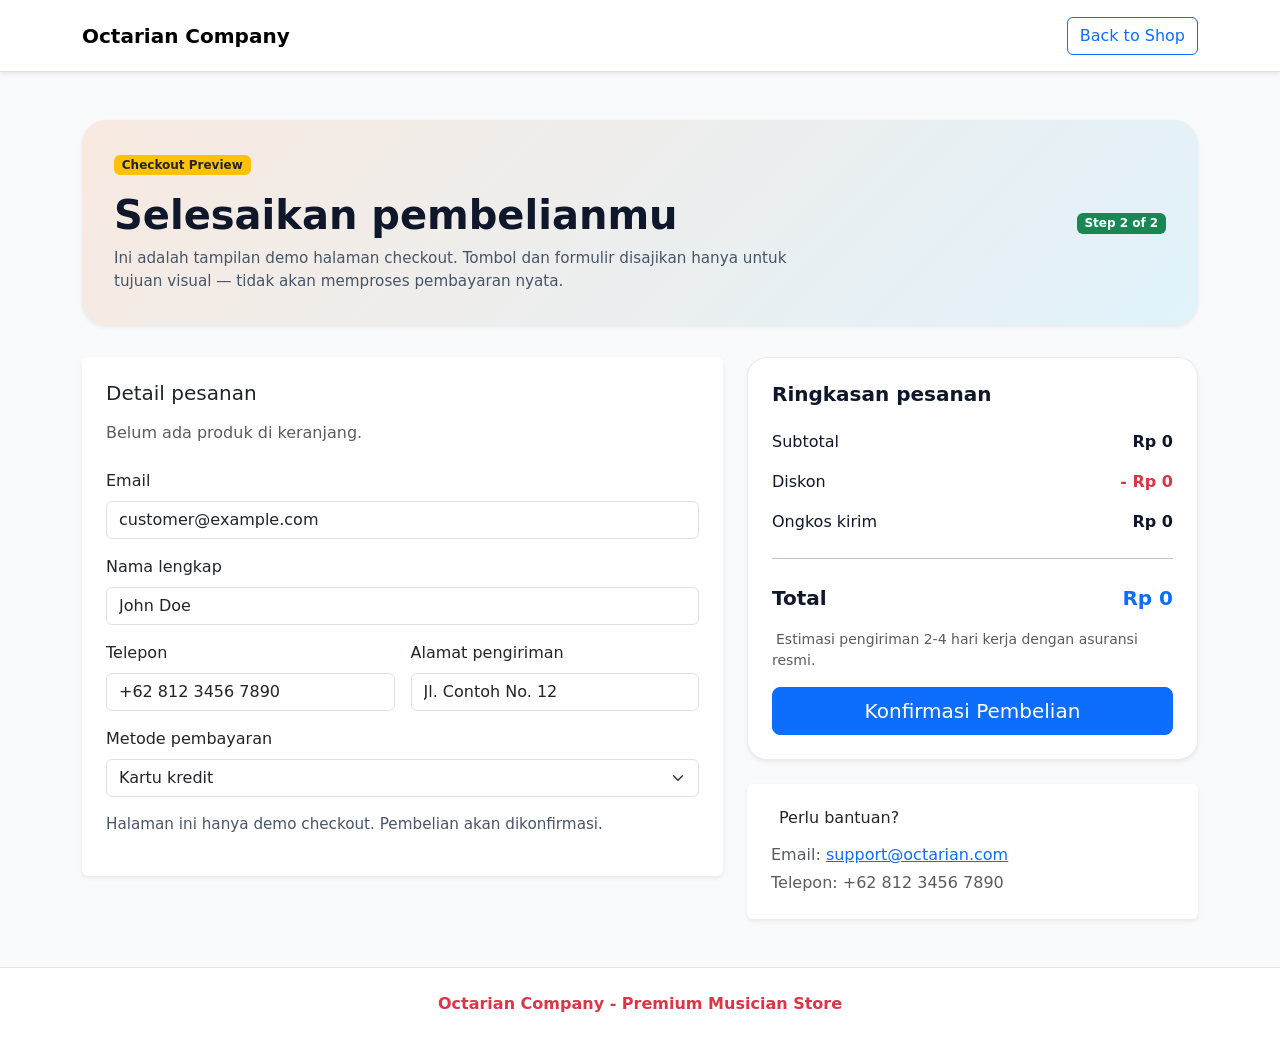
<file: pages/product/buypage.html>
﻿<!DOCTYPE html>
<html lang="en">

<head>
    <meta charset="UTF-8">
    <meta name="viewport" content="width=device-width, initial-scale=1.0">
    <title>Checkout Preview | Octarian Company</title>
    <link rel="stylesheet" href="../../bootstrap-5.3.8-dist/css/bootstrap.min.css">
    <link rel="stylesheet" href="style.css">
</head>

<body>
    <nav class="navbar navbar-expand-lg navbar-light bg-white border-bottom shadow-sm">
        <div class="container">
            <a class="navbar-brand fw-bold" href="../../index.html">Octarian Company</a>
            <div>
                <a href="../../index.html" class="btn btn-outline-primary">Back to Shop</a>
            </div>
        </div>
    </nav>

    <main class="container py-5">
        <div class="checkout-hero shadow-sm">
            <div class="row align-items-center">
                <div class="col-lg-8">
                    <span class="badge bg-warning text-dark mb-3">Checkout Preview</span>
                    <h1 class="display-6">Selesaikan pembelianmu</h1>
                    <p class="checkout-note mb-0">Ini adalah tampilan demo halaman checkout. Tombol dan formulir
                        disajikan hanya untuk tujuan visual — tidak akan memproses pembayaran nyata.</p>
                </div>
                <div class="col-lg-4 text-lg-end mt-4 mt-lg-0">
                    <span class="badge bg-success">Step 2 of 2</span>
                </div>
            </div>
        </div>

        <div class="row g-4">
            <div class="col-lg-7">
                <div class="card shadow-sm border-0">
                    <div class="card-body p-4">

                        <div class="mb-4">
                            <h5 class="mb-3">Detail pesanan</h5>
                            <div id="checkout-order-items-container">
                                <!-- Dynamic items rendered by cart.js -->
                            </div>
                        </div>

                        <form>
                            <div class="mb-3">
                                <label class="form-label">Email</label>
                                <input id="checkout-email" type="email" class="form-control" placeholder="nama@contoh.com"
                                    value="customer@example.com" required>
                            </div>
                            <div class="mb-3">
                                <label class="form-label">Nama lengkap</label>
                                <input id="checkout-name" type="text" class="form-control" placeholder="Nama Lengkap" value="John Doe"
                                    required>
                            </div>
                            <div class="row g-3 mb-3">
                                <div class="col-md-6">
                                    <label class="form-label">Telepon</label>
                                    <input id="checkout-phone" type="tel" class="form-control" placeholder="+62 812 3456 7890"
                                        value="+62 812 3456 7890" required>
                                </div>
                                <div class="col-md-6">
                                    <label class="form-label">Alamat pengiriman</label>
                                    <input id="checkout-address" type="text" class="form-control" placeholder="Jl. Contoh No. 12"
                                        value="Jl. Contoh No. 12" required>
                                </div>
                            </div>
                            <div class="mb-3">
                                <label class="form-label">Metode pembayaran</label>
                                <select class="form-select" id="pembayaran" required>
                                    <option selected value="cc">Kartu kredit</option>
                                    <option value="bank">Transfer bank</option>
                                    <option value="cod">Cash on delivery (COD)</option>
                                    <option value="ewallet">E-Wallet (QRIS / GoPay / OVO)</option>
                                </select>
                            </div>
                            <div id="payment-details">
                                <div id="payment-cc" class="payment-section d-none">
                                    <div class="row g-3 mb-3">
                                        <div class="col-md-8">
                                            <label class="form-label">Nomor kartu / Akun</label>
                                            <input type="text" class="form-control" placeholder="•••• •••• •••• 1234"
                                                value="•••• •••• •••• 1234">
                                        </div>
                                        <div class="col-md-4">
                                            <label class="form-label">Masa berlaku / CVC</label>
                                            <div class="d-flex gap-2">
                                                <input type="text" class="form-control" placeholder="MM/YY" value="08/26">
                                                <input type="text" class="form-control" placeholder="CVC" value="123">
                                            </div>
                                        </div>
                                    </div>
                                </div>
                                <div id="payment-bank" class="payment-section d-none">
                                    <div class="mb-3">
                                        <label class="form-label">Pilih bank</label>
                                        <select class="form-select">
                                            <option selected value="bca">BCA</option>
                                            <option value="mandiri">Mandiri</option>
                                            <option value="bni">BNI</option>
                                            <option value="bri">BRI</option>
                                        </select>
                                    </div>
                                    <div class="mb-3">
                                        <label class="form-label">Nomor rekening tujuan</label>
                                        <input type="text" class="form-control" placeholder="1234567890" value="">
                                    </div>
                                    <div class="form-text">Silakan transfer ke rekening yang dipilih lalu konfirmasi ke customer service.</div>
                                </div>
                                <div id="payment-cod" class="payment-section d-none">
                                    <div class="alert alert-secondary py-3 mb-0">
                                        Pembayaran dilakukan saat pesanan diterima di alamat pengiriman.
                                    </div>
                                </div>
                                <div id="payment-ewallet" class="payment-section d-none">
                                    <div class="mb-3">
                                        <label class="form-label">Pilih E-Wallet</label>
                                        <select class="form-select">
                                            <option selected value="qris">QRIS</option>
                                            <option value="gopay">GoPay</option>
                                            <option value="ovo">OVO</option>
                                        </select>
                                    </div>
                                    <div class="form-text">Scan QR di layar saat checkout untuk menyelesaikan pembayaran.</div>
                                </div>
                            </div>
                            <p class="checkout-note">Halaman ini hanya demo checkout. Pembelian akan dikonfirmasi.</p>
                        </form>
                    </div>
                </div>
            </div>

            <div class="col-lg-5">
                <div class="order-summary p-4 shadow-sm mb-4">
                    <h5 class="fw-bold mb-3">Ringkasan pesanan</h5>
                    <div class="d-flex justify-content-between py-2">
                        <span>Subtotal</span>
                        <strong id="checkout-subtotal">Rp 0</strong>
                    </div>
                    <div class="d-flex justify-content-between py-2">
                        <span>Diskon</span>
                        <strong id="checkout-discount" class="text-danger">- Rp 0</strong>
                    </div>
                    <div class="d-flex justify-content-between py-2">
                        <span>Ongkos kirim</span>
                        <strong id="checkout-shipping">Rp 50.000</strong>
                    </div>
                    <hr>
                    <div class="d-flex justify-content-between py-2 fs-5 fw-bold">
                        <span>Total</span>
                        <strong id="checkout-grandtotal" class="text-primary">Rp 0</strong>
                    </div>
                    <p class="mb-0 text-muted small mt-2"><i class="fas fa-truck me-1"></i> Estimasi pengiriman 2-4 hari
                        kerja dengan asuransi resmi.</p>
                    <button type="button" id="confirmPurchaseBtn" class="btn btn-primary btn-lg mt-3 w-100">Konfirmasi
                        Pembelian</button>
                </div>
                <div class="card border-0 shadow-sm p-4">
                    <h6 class="mb-3"><i class="fas fa-headset me-2 text-primary"></i>Perlu bantuan?</h6>
                    <p class="mb-1 text-muted">Email: <a href="mailto:support@octarian.com">support@octarian.com</a></p>
                    <p class="mb-0 text-muted">Telepon: +62 812 3456 7890</p>
                </div>
            </div>
        </div>
    </main>

    <footer class="bg-white border-top py-4">
        <div class="container text-center footer-note">
            <p class="mb-0 text-danger fw-semibold">Octarian Company - Premium Musician Store</p>
        </div>
    </footer>

    <script src="https://cdn.jsdelivr.net/npm/bootstrap@5.3.7/dist/js/bootstrap.bundle.min.js"></script>
    <script src="transaction.js"></script>
    <script src="../../js/cart.js"></script>
    <script>
        document.addEventListener('DOMContentLoaded', function () {
            const confirmPurchaseBtn = document.getElementById('confirmPurchaseBtn');
            if (confirmPurchaseBtn) {
                confirmPurchaseBtn.addEventListener('click', function () {
                    const checkoutForm = document.querySelector('form');
                    if (!checkoutForm || !checkoutForm.reportValidity() || OctarianCart.getCartCount() === 0) return;

                    const paymentSelect = document.getElementById('pembayaran');
                    OctarianCart.createOrder({
                        name: document.getElementById('checkout-name').value.trim(),
                        email: document.getElementById('checkout-email').value.trim(),
                        phone: document.getElementById('checkout-phone').value.trim(),
                        address: document.getElementById('checkout-address').value.trim(),
                        paymentMethod: paymentSelect.options[paymentSelect.selectedIndex].text
                    });
                    OctarianCart.clearCart();
                    const successModal = new bootstrap.Modal(document.getElementById('successCheckoutModal'));
                    successModal.show();
                });
            }
        });
    </script>

    <div class="modal fade" id="successCheckoutModal" tabindex="-1" aria-labelledby="successCheckoutModalLabel" aria-hidden="true">
        <div class="modal-dialog modal-dialog-centered">
            <div class="modal-content">
                <div class="modal-header">
                    <h5 class="modal-title" id="successCheckoutModalLabel">Pesanan selesai</h5>
                    <button type="button" class="btn-close" data-bs-dismiss="modal" aria-label="Close"></button>
                </div>
                <div class="modal-body">
                    <p>Terima kasih! Pembayaran Anda berhasil dikonfirmasi. Pesanan Anda telah selesai dan segera diproses.</p>
                </div>
                <div class="modal-footer">
                    <a href="../../index.html" class="btn btn-secondary">Kembali ke Toko</a>
                    <a href="keranjang.html" class="btn btn-primary">Kembali ke Keranjang</a>
                </div>
            </div>
        </div>
    </div>
</body>

</html>
</file>
<file: pages/product/style.css>
body {
            background: #f8fafc;
            color: #0f172a;
        }

        .navbar {
            min-height: 72px;
        }

        .checkout-hero {
            background: linear-gradient(135deg, rgba(249, 115, 22, 0.12), rgba(56, 189, 248, 0.12));
            border-radius: 1.5rem;
            padding: 2rem;
            margin-bottom: 2rem;
        }

        .checkout-hero h1 {
            font-weight: 700;
        }

        .checkout-note {
            font-size: 0.95rem;
            color: #475569;
        }

        .order-summary {
            background: #ffffff;
            border: 1px solid rgba(15, 23, 42, 0.08);
            border-radius: 1.25rem;
        }

        .order-summary h5 {
            margin-bottom: 1rem;
        }

        .category-button {
            transition: transform 0.2s ease, background-color 0.2s ease, color 0.2s ease;
        }

        .category-button:hover {
            transform: translateY(-2px);
            background-color: #0f172a;
            color: #ffffff;
            border-color: #0f172a;
        }

        .footer-note {
            color: #64748b;
        }

        .payment-detail-header {
            display: flex;
            flex-wrap: wrap;
            justify-content: space-between;
            align-items: flex-start;
            gap: 1rem;
            margin-bottom: 1.75rem;
        }

        .payment-detail-header h1 {
            margin-bottom: 0.5rem;
            font-size: 2rem;
            font-weight: 700;
            letter-spacing: 0.02em;
        }

        .payment-breadcrumb {
            display: flex;
            flex-wrap: wrap;
            gap: 0.5rem;
            font-size: 0.92rem;
            margin-bottom: 1.5rem;
            color: #475569;
        }

        .payment-breadcrumb a {
            color: #475569;
            text-decoration: none;
        }

        .payment-breadcrumb span {
            color: #94a3b8;
        }

        .payment-card {
            background: #ffffff;
            border: 1px solid rgba(15, 23, 42, 0.08);
            border-radius: 1.5rem;
            padding: 1.75rem;
            box-shadow: 0 18px 45px rgba(15, 23, 42, 0.05);
        }

        .payment-card__title {
            font-size: 1.1rem;
            font-weight: 700;
            margin-bottom: 1.25rem;
            color: #0f172a;
        }

        .payment-info-grid {
            display: grid;
            grid-template-columns: repeat(auto-fit, minmax(220px, 1fr));
            gap: 1rem;
        }

        .payment-info-field {
            display: flex;
            flex-direction: column;
            gap: 0.35rem;
            background: #f8fafc;
            border: 1px solid rgba(15, 23, 42, 0.06);
            padding: 1rem;
            border-radius: 1rem;
        }

        .payment-info-field__label {
            font-size: 0.9rem;
            color: #64748b;
        }

        .payment-info-field__value {
            font-size: 0.95rem;
            color: #0f172a;
        }

        .order-status {
            display: inline-flex;
            align-items: center;
            gap: 0.5rem;
            padding: 0.65rem 1rem;
            border-radius: 999px;
            font-weight: 600;
            font-size: 0.93rem;
            border: 1px solid transparent;
            background: #eff6ff;
            color: #0369a1;
        }

        .order-status--menunggu-pembayaran {
            background: #ffedd5;
            color: #c2410c;
            border-color: #fecaca;
        }

        .order-status--sudah-dibayar {
            background: #dcfce7;
            color: #166534;
            border-color: #86efac;
        }

        .order-status--diproses {
            background: #e0f2fe;
            color: #0c4a6e;
            border-color: #bae6fd;
        }

        .order-status--dikemas,
        .order-status--dikirim,
        .order-status--dalam-perjalanan,
        .order-status--sampai,
        .order-status--selesai {
            background: #f0fdf4;
            color: #166534;
            border-color: #a7f3d0;
        }

        .order-timeline {
            list-style: none;
            padding: 0;
            margin: 0;
            border-left: 2px solid rgba(15, 23, 42, 0.08);
        }

        .order-timeline li {
            position: relative;
            padding: 1rem 1rem 1rem 2.5rem;
        }

        .order-timeline li + li {
            margin-top: 1rem;
        }

        .order-timeline__icon {
            position: absolute;
            left: -1.4rem;
            top: 1rem;
            width: 2rem;
            height: 2rem;
            display: flex;
            align-items: center;
            justify-content: center;
            border-radius: 50%;
            background: #ffffff;
            border: 2px solid rgba(15, 23, 42, 0.12);
            color: #0f172a;
        }

        .order-timeline li.is-complete .order-timeline__icon {
            background: #dcfce7;
            border-color: #4ade80;
            color: #166534;
        }

        .order-timeline li strong {
            display: block;
            margin-bottom: 0.35rem;
            font-weight: 700;
        }

        .order-timeline li span,
        .order-timeline li small {
            color: #64748b;
            display: block;
        }

        .payment-product-row {
            display: grid;
            grid-template-columns: 84px 1fr auto;
            gap: 1rem;
            align-items: center;
            padding: 0.95rem 0;
            border-bottom: 1px solid rgba(15, 23, 42, 0.08);
        }

        .payment-product-row:last-child {
            border-bottom: none;
        }

        .payment-product-row img {
            width: 84px;
            height: 84px;
            object-fit: cover;
            border-radius: 1rem;
        }

        .payment-product-row strong {
            display: block;
            text-align: right;
            font-weight: 700;
        }

        .payment-detail-actions {
            display: flex;
            flex-wrap: wrap;
            gap: 0.75rem;
            margin-top: 1rem;
        }

        .payment-empty-state {
            padding: 3rem 1.5rem;
            background: #ffffff;
            border: 1px solid rgba(15, 23, 42, 0.08);
            border-radius: 1.5rem;
        }

        .payment-empty-state i {
            font-size: 3rem;
            color: #f97316;
            margin-bottom: 1.25rem;
        }

        .payment-empty-state h2 {
            font-size: 1.75rem;
            margin-bottom: 0.75rem;
        }

        .payment-empty-state p {
            margin-bottom: 1.25rem;
            color: #64748b;
        }

        .payment-summary-card > div,
        .payment-total-card > div {
            display: flex;
            justify-content: space-between;
            align-items: center;
            padding: 0.9rem 0;
        }

        .payment-total-card {
            position: sticky;
            top: 1rem;
        }

        .payment-total-card hr {
            margin: 1rem 0;
            border-color: rgba(15, 23, 42, 0.1);
        }

        .payment-total {
            display: flex;
            justify-content: space-between;
            align-items: center;
            gap: 1rem;
            font-size: 1.05rem;
            font-weight: 700;
        }

        .payment-skeleton {
            min-height: 260px;
            display: flex;
            align-items: center;
            justify-content: center;
            flex-direction: column;
            gap: 1rem;
            color: #94a3b8;
        }

        .payment-skeleton span {
            width: 120px;
            height: 16px;
            background: rgba(15, 23, 42, 0.08);
            border-radius: 999px;
            display: block;
            animation: pulse 1.4s infinite ease-in-out;
        }

        .payment-skeleton span:nth-child(2) {
            width: 170px;
        }

        .payment-skeleton span:nth-child(3) {
            width: 90px;
        }

        @keyframes pulse {
            0%,
            100% {
                opacity: 1;
            }

            50% {
                opacity: 0.45;
            }
        }

        .payment-instructions {
            padding: 1.25rem 1.35rem;
            border-radius: 1rem;
            background: #f8fafc;
            border: 1px solid rgba(15, 23, 42, 0.08);
            margin-bottom: 1.5rem;
        }

        .payment-instructions p {
            margin-bottom: 0.75rem;
            color: #475569;
        }

        .payment-instructions strong {
            display: block;
            margin-bottom: 0.5rem;
        }

        .support-card {
            border: 1px solid rgba(15, 23, 42, 0.08);
            background: #ffffff;
            border-radius: 1.5rem;
            padding: 1.5rem;
        }

        .support-card h4 {
            margin-bottom: 1rem;
            font-size: 1rem;
        }

        @media (max-width: 991.98px) {
            .payment-detail-header {
                flex-direction: column;
            }

            .payment-total-card {
                position: static;
            }
        }
</file>
